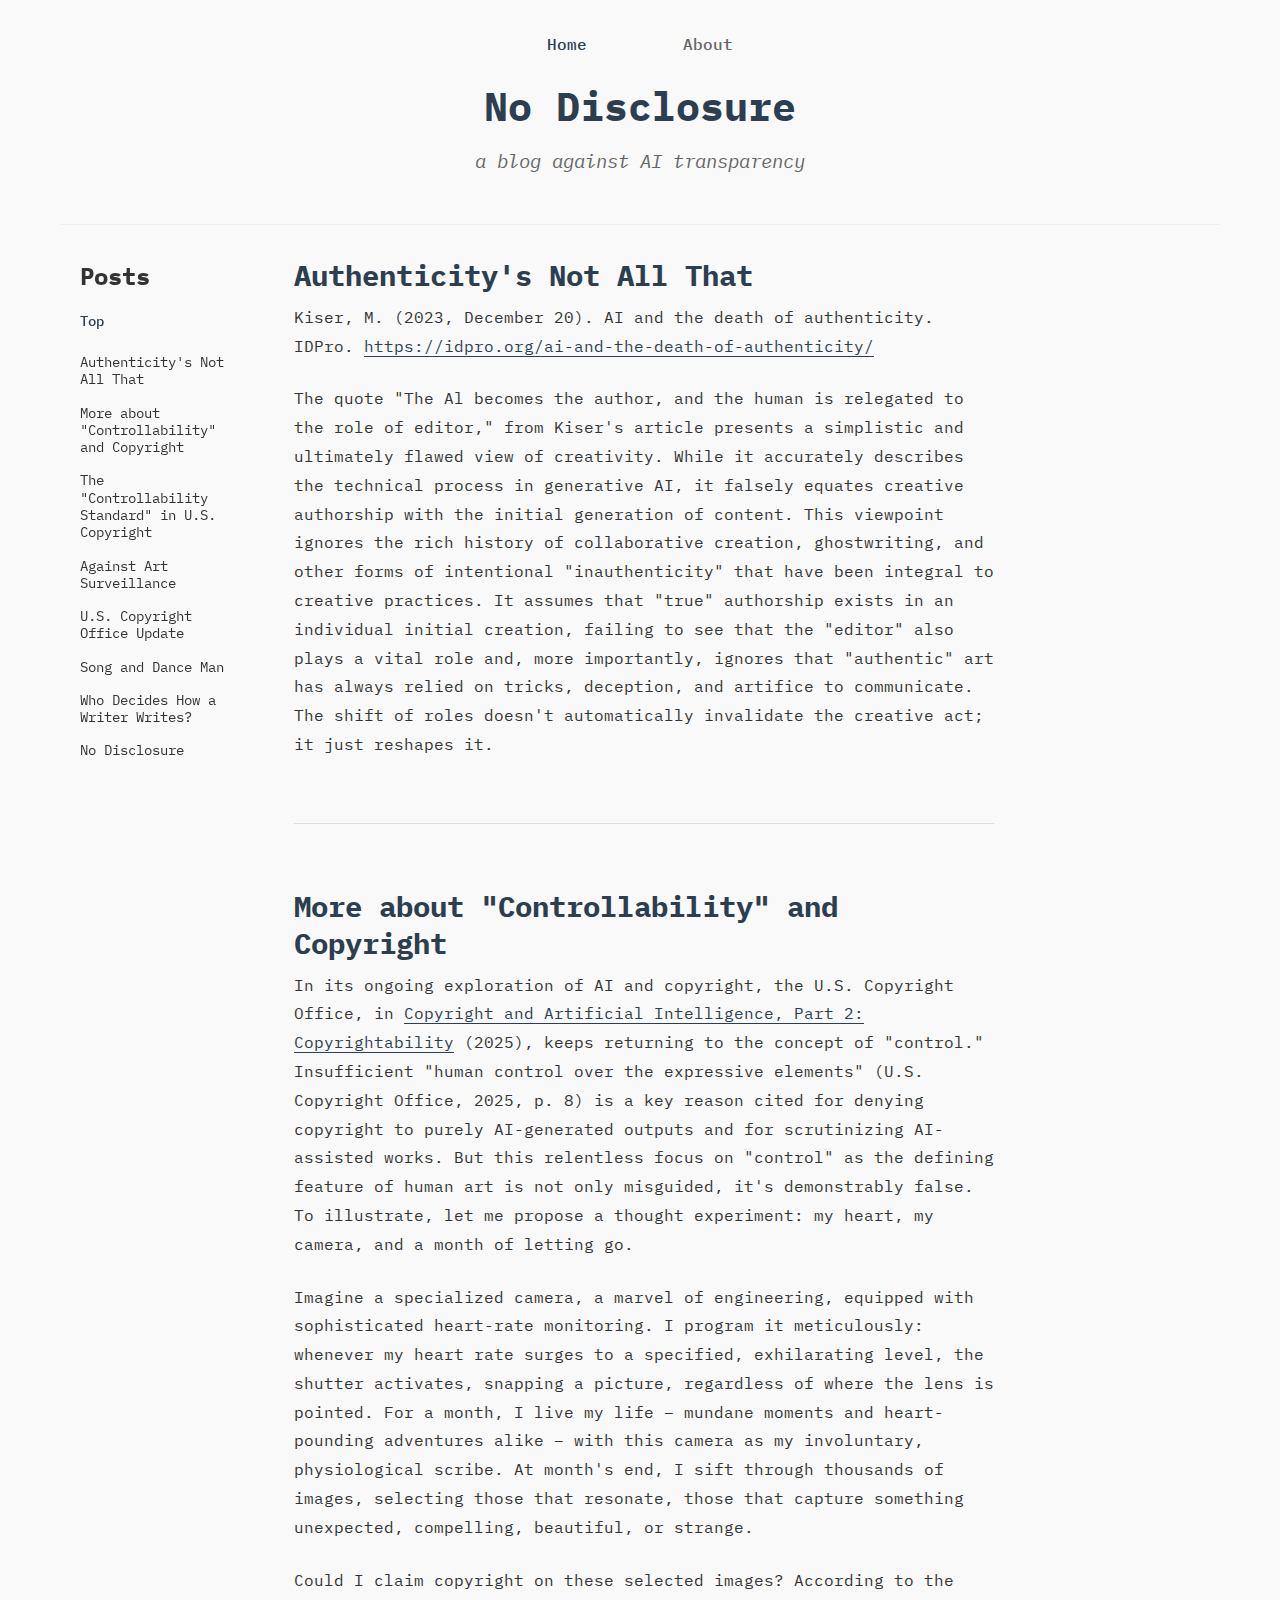
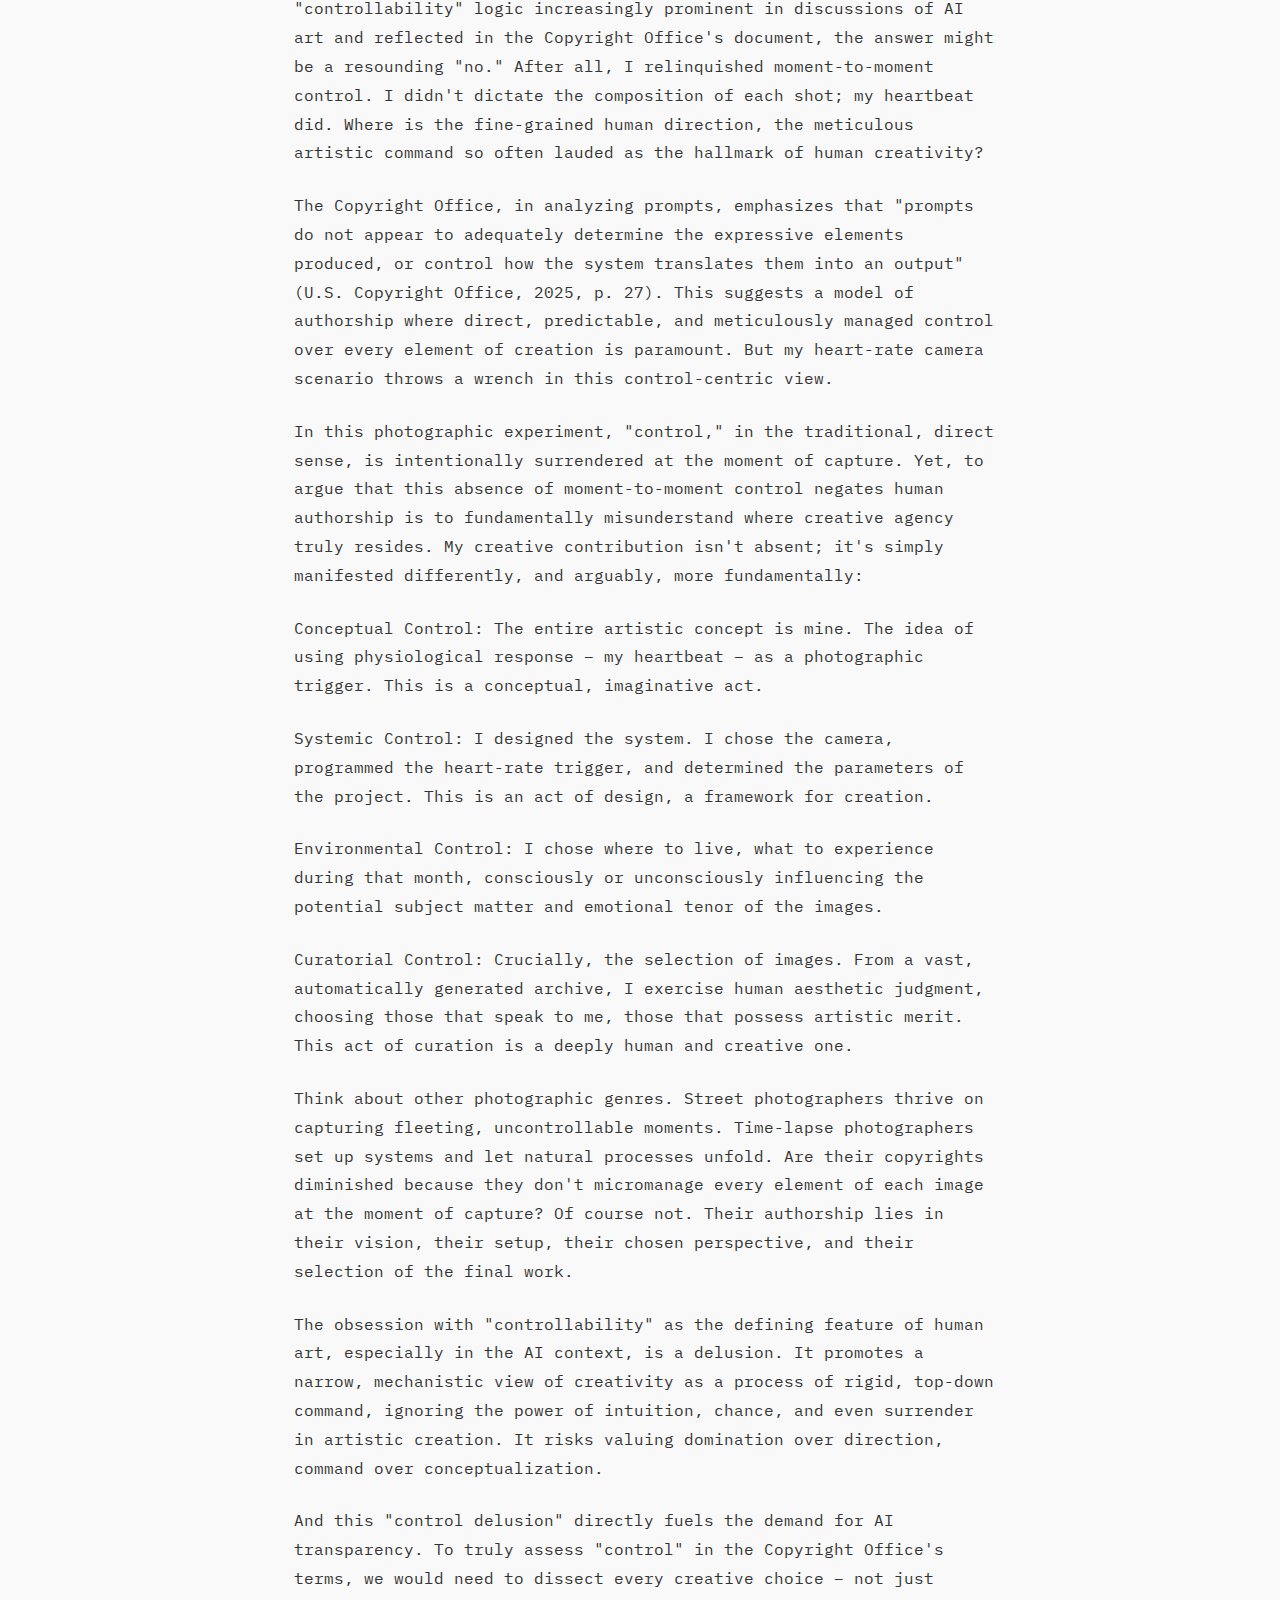
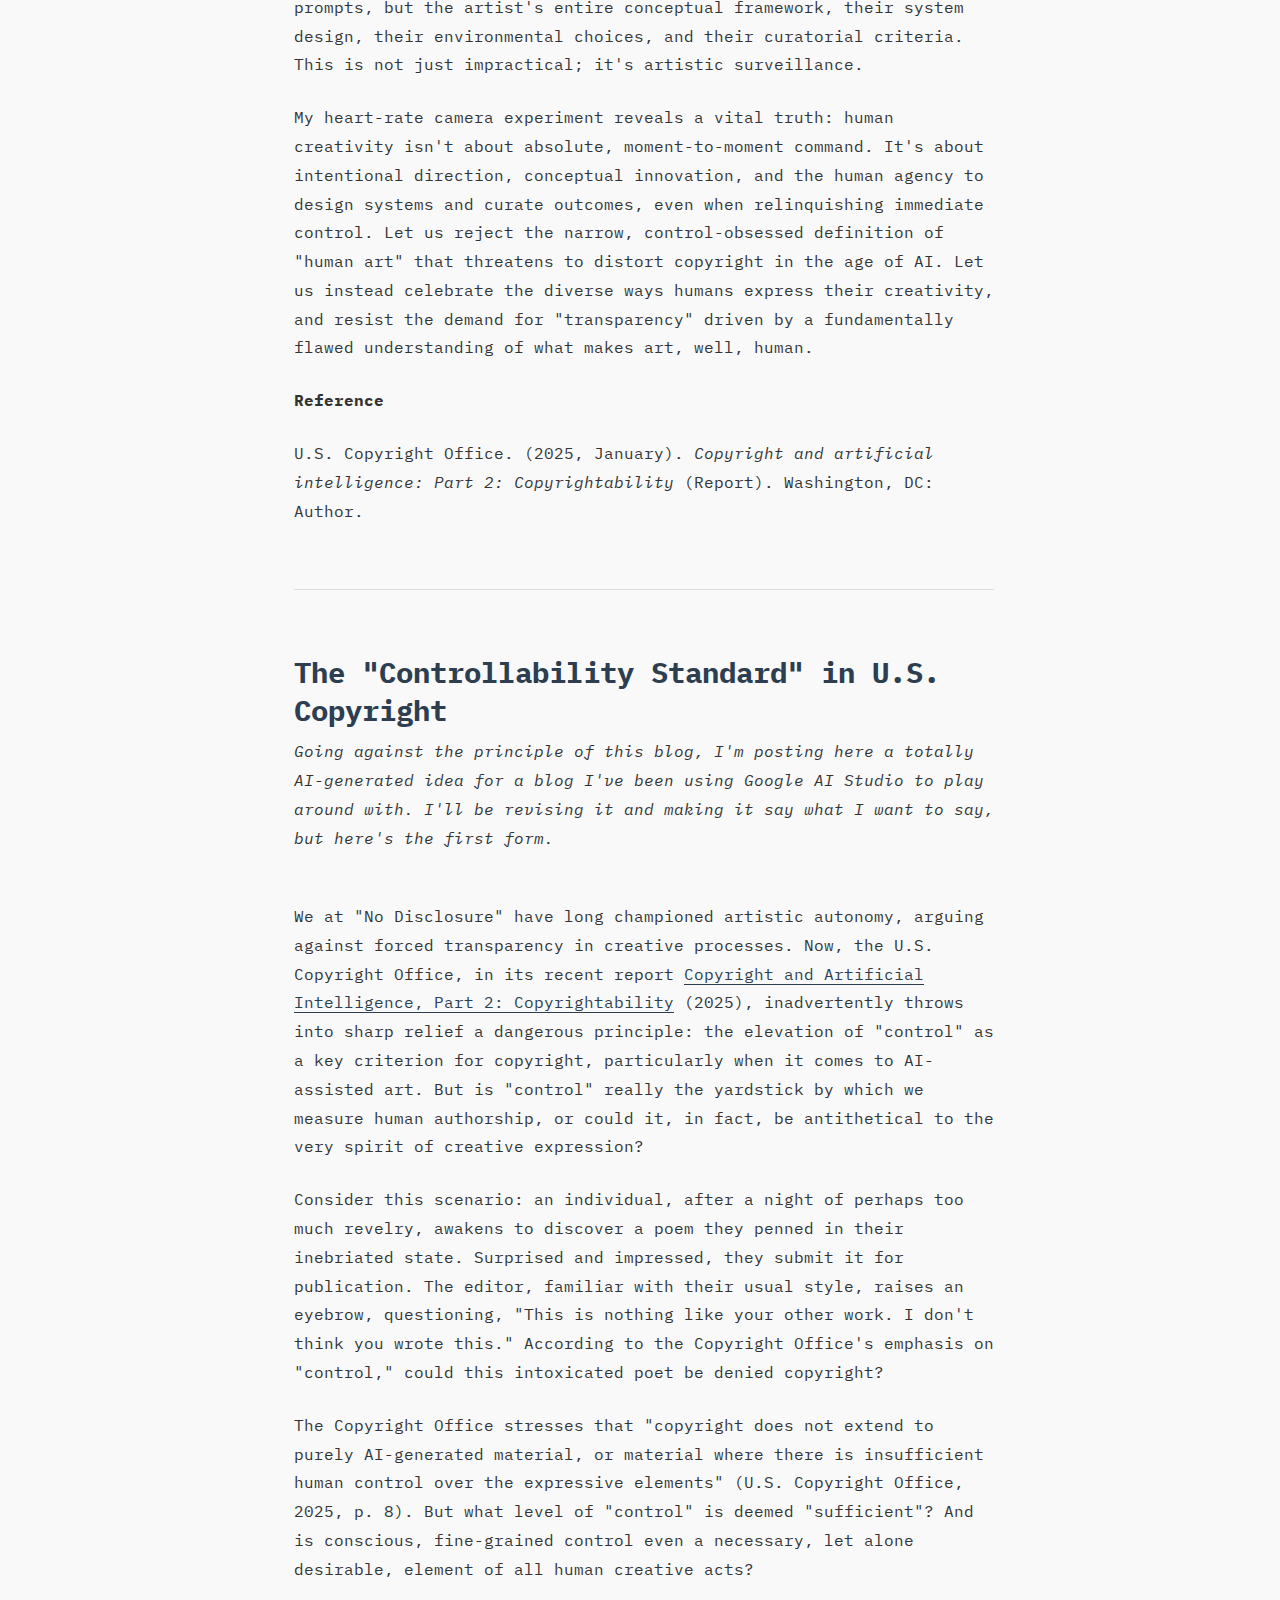
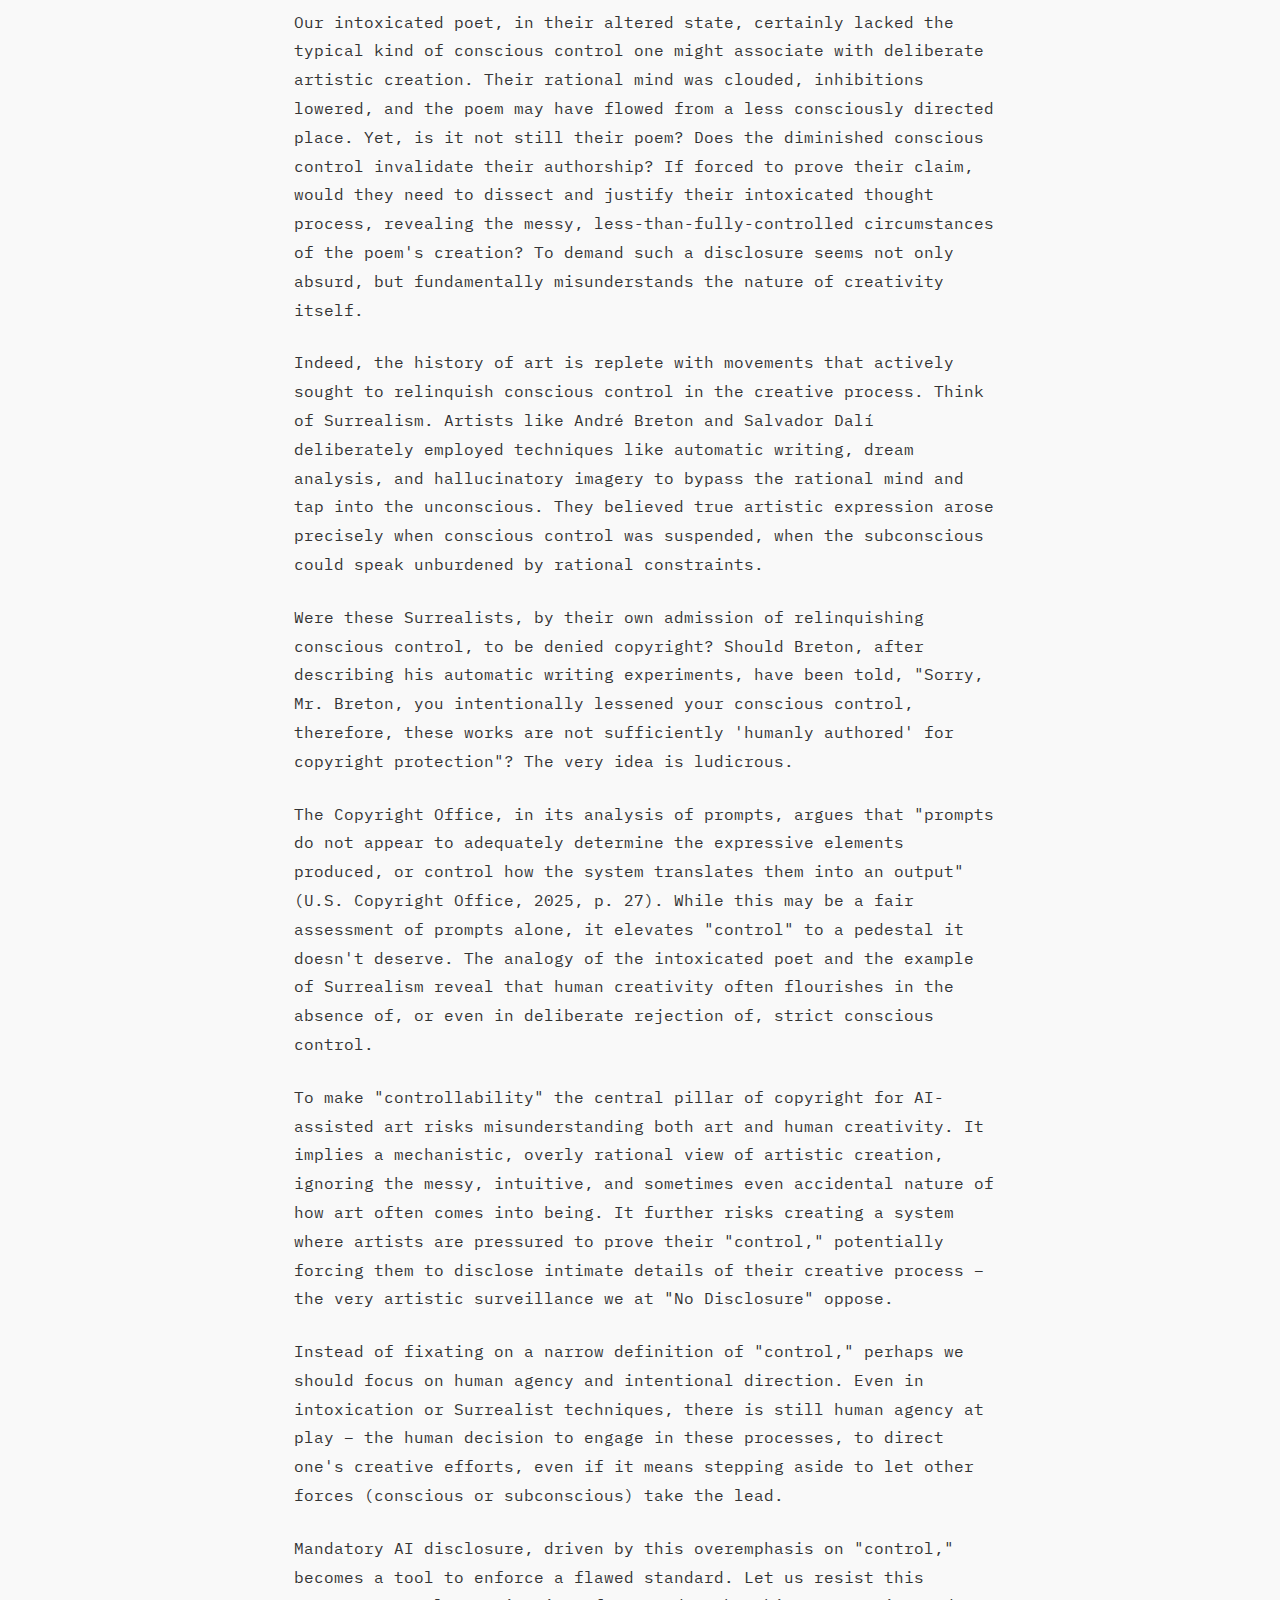
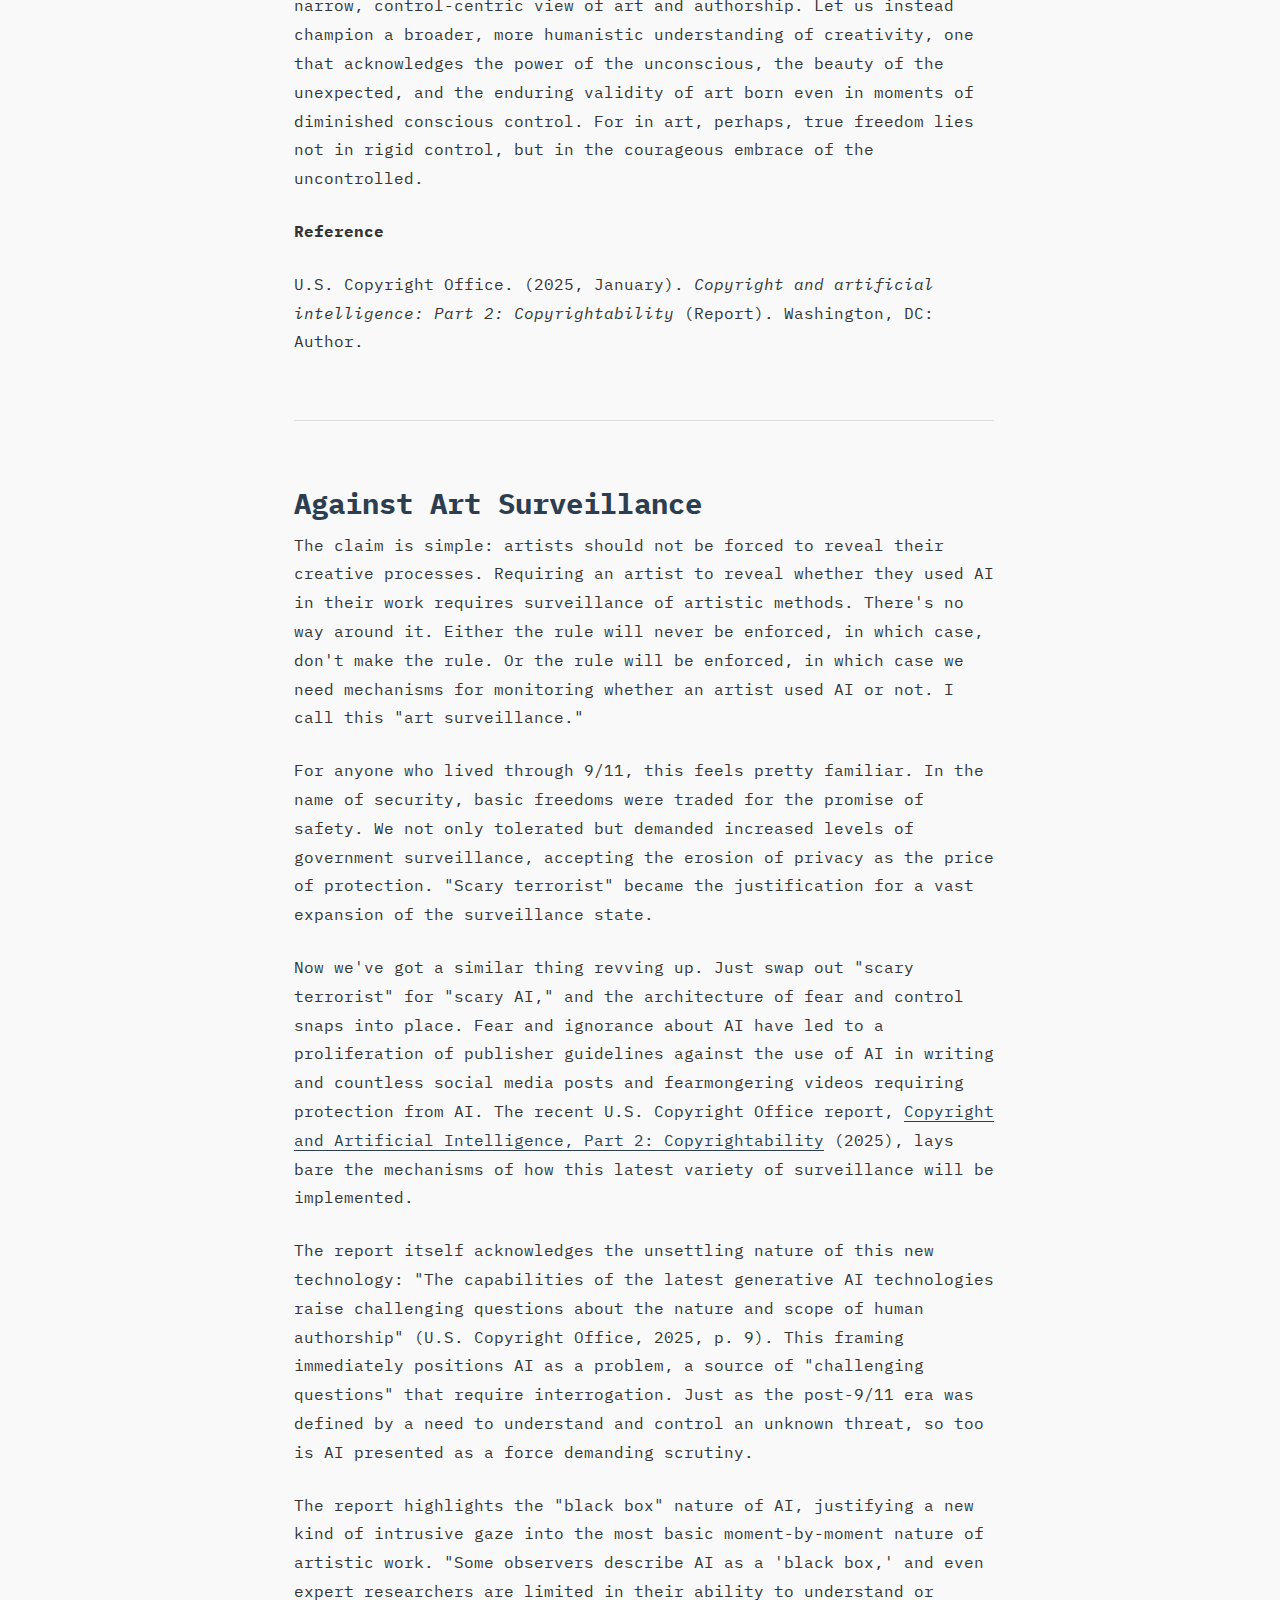
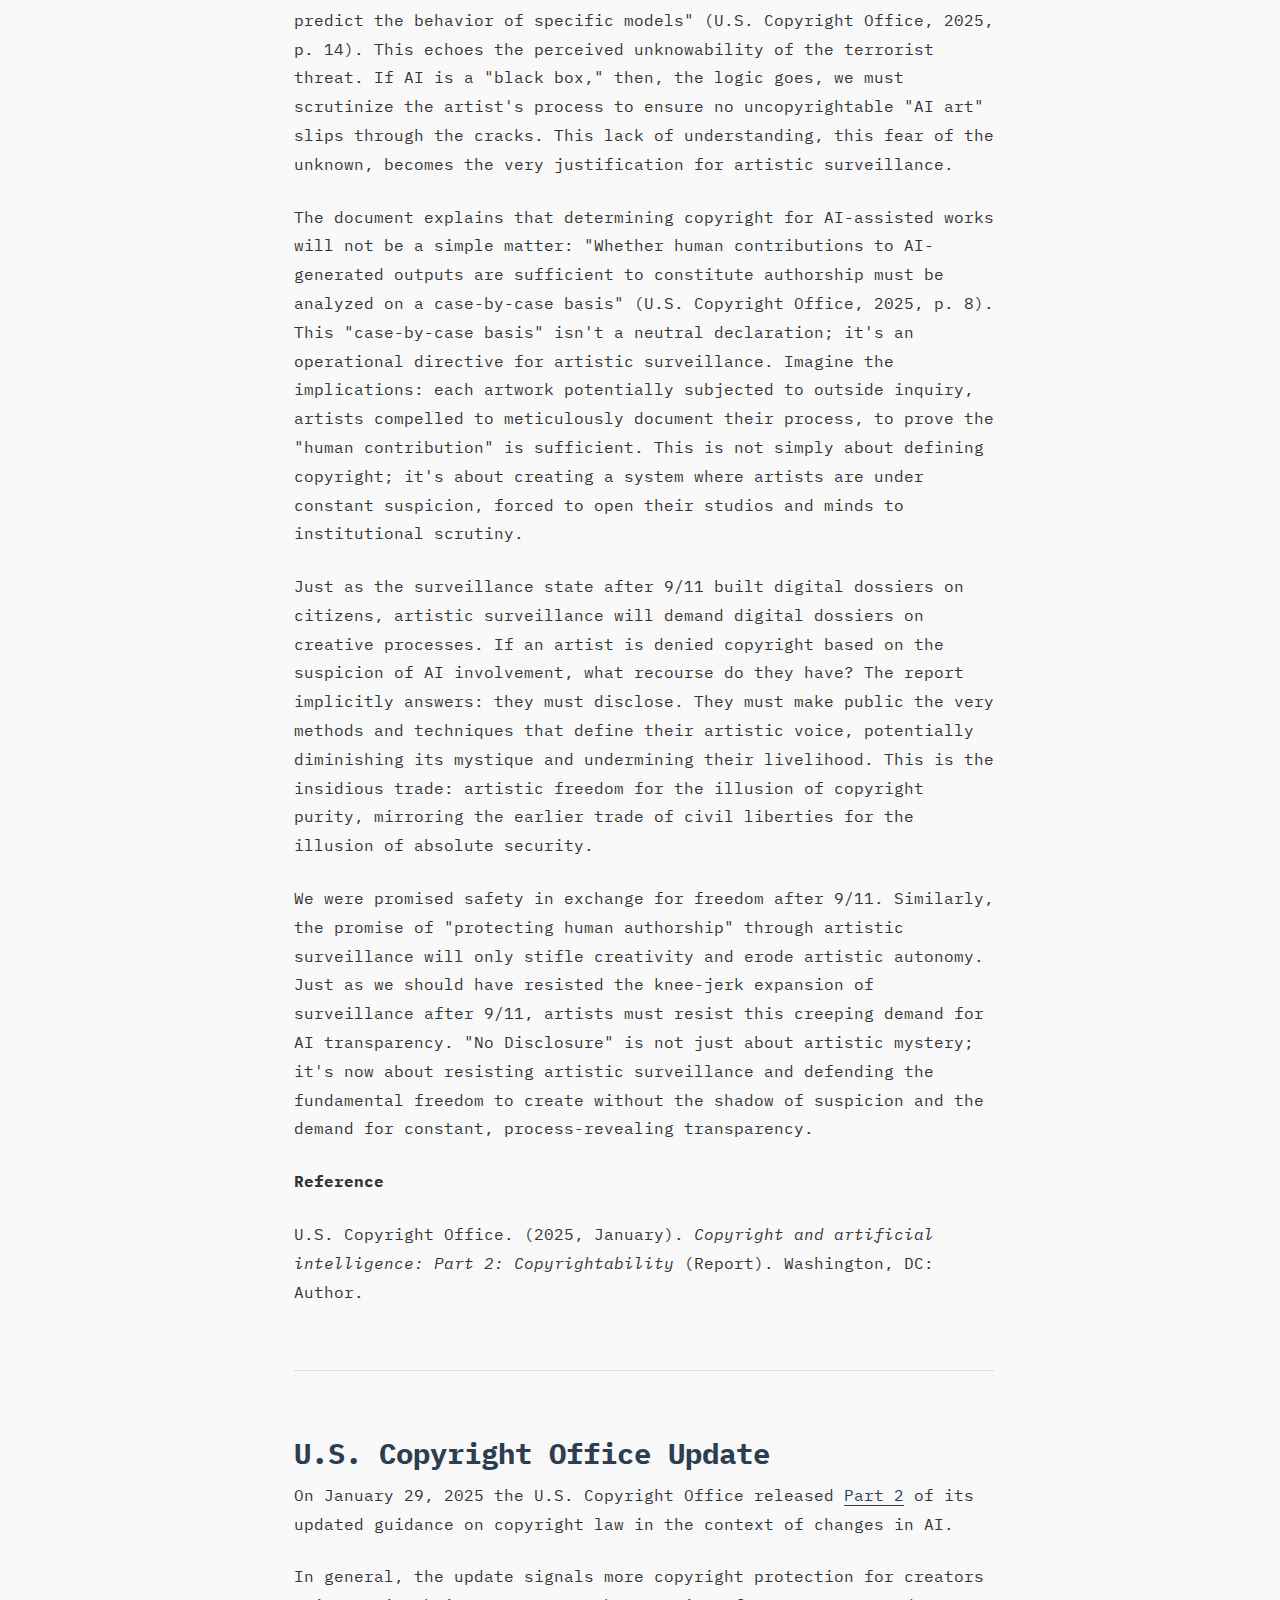
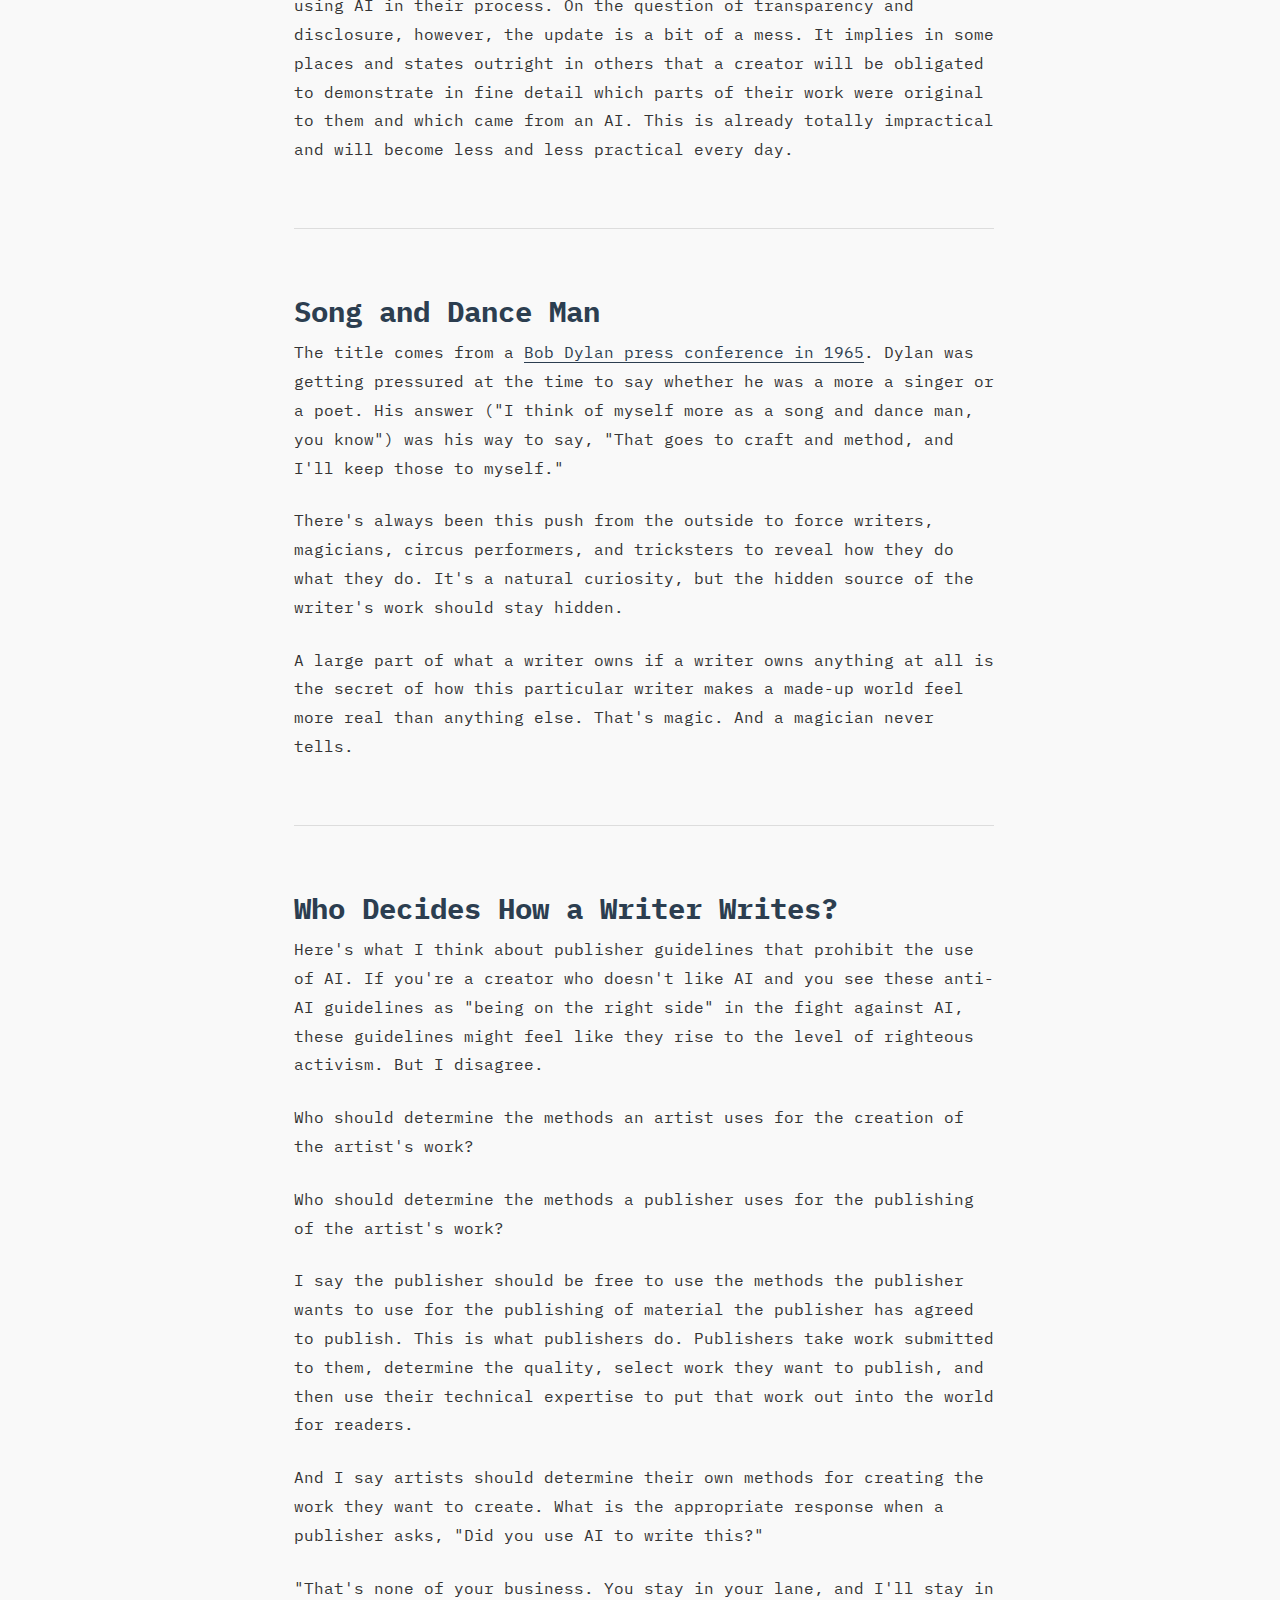
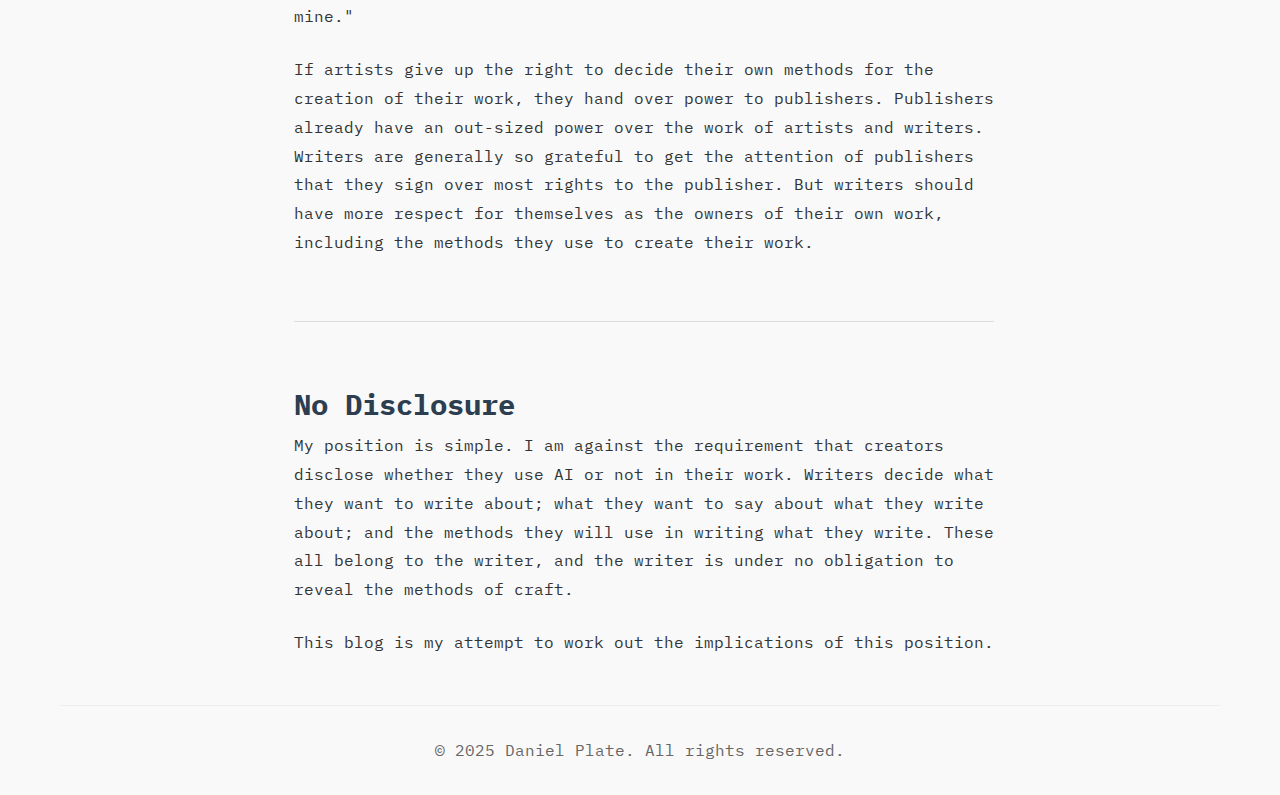
<file: index.html>
<!DOCTYPE html>
<html lang="en">
<head>
    <meta charset="UTF-8">
    <meta name="viewport" content="width=device-width, initial-scale=1.0">
    <title>My Blog</title>
    <link rel="preconnect" href="https://fonts.googleapis.com">
    <link rel="preconnect" href="https://fonts.gstatic.com" crossorigin>
    <link href="https://fonts.googleapis.com/css2?family=IBM+Plex+Mono:ital,wght@0,400;0,500;0,600;1,400&display=swap" rel="stylesheet">
    <link rel="stylesheet" href="styles.css">
</head>
<body>
    <header id="top">
        <nav>
            <ul>
                <li><a href="index.html" class="active">Home</a></li>
                <li><a href="about.html">About</a></li>
            </ul>
        </nav>
        <h1>No Disclosure</h1>
        <p class="subtitle">a blog against AI transparency</p>
    </header>

    <div class="content-wrapper">
        <aside class="table-of-contents">
            <h2>Posts</h2>
            <nav class="post-navigation">
                <ul>
                    <li><a href="#top">Top</a></li>
                    <li><a href="#post-8">Authenticity's Not All That</a></li>
                    <li><a href="#post-7">More about "Controllability" and Copyright</a></li>
                    <li><a href="#post-6">The "Controllability Standard" in U.S. Copyright</a></li>
                    <li><a href="#post-5">Against Art Surveillance</a></li>
                    <li><a href="#post-4">U.S. Copyright Office Update</a></li>
                    <li><a href="#post-3">Song and Dance Man</a></li>
                    <li><a href="#post-2">Who Decides How a Writer Writes?</a></li>
                    <li><a href="#post-1">No Disclosure</a></li>
                </ul>
            </nav>
        </aside>

        <main>
            <article id="post-8" class="blog-post">
                <h2>Authenticity's Not All That</h2>
                <p>Kiser, M. (2023, December 20). AI and the death of authenticity. IDPro. <a href="https://idpro.org/ai-and-the-death-of-authenticity/">https://idpro.org/ai-and-the-death-of-authenticity/</a></p>
                <p>The quote "The Al becomes the author, and the human is relegated to the role of editor," from Kiser's article presents a simplistic and ultimately flawed view of creativity. While it accurately describes the technical process in generative AI, it falsely equates creative authorship with the initial generation of content. This viewpoint ignores the rich history of collaborative creation, ghostwriting, and other forms of intentional "inauthenticity" that have been integral to creative practices. It assumes that "true" authorship exists in an individual initial creation, failing to see that the "editor" also plays a vital role and, more importantly, ignores that "authentic" art has always relied on tricks, deception, and artifice to communicate. The shift of roles doesn't automatically invalidate the creative act; it just reshapes it.</p>
            </article>

            <article id="post-7" class="blog-post">
                <h2>More about "Controllability" and Copyright</h2>
                <p>In its ongoing exploration of AI and copyright, the U.S. Copyright Office, in <a href="https://www.copyright.gov/ai/Copyright-and-Artificial-Intelligence-Part-2-Copyrightability-Report.pdf">Copyright and Artificial Intelligence, Part 2: Copyrightability</a> (2025), keeps returning to the concept of "control." Insufficient "human control over the expressive elements" (U.S. Copyright Office, 2025, p. 8) is a key reason cited for denying copyright to purely AI-generated outputs and for scrutinizing AI-assisted works. But this relentless focus on "control" as the defining feature of human art is not only misguided, it's demonstrably false. To illustrate, let me propose a thought experiment: my heart, my camera, and a month of letting go.</p>
                <p>Imagine a specialized camera, a marvel of engineering, equipped with sophisticated heart-rate monitoring. I program it meticulously: whenever my heart rate surges to a specified, exhilarating level, the shutter activates, snapping a picture, regardless of where the lens is pointed. For a month, I live my life – mundane moments and heart-pounding adventures alike – with this camera as my involuntary, physiological scribe. At month's end, I sift through thousands of images, selecting those that resonate, those that capture something unexpected, compelling, beautiful, or strange.</p>
                <p>Could I claim copyright on these selected images? According to the "controllability" logic increasingly prominent in discussions of AI art and reflected in the Copyright Office's document, the answer might be a resounding "no." After all, I relinquished moment-to-moment control. I didn't dictate the composition of each shot; my heartbeat did. Where is the fine-grained human direction, the meticulous artistic command so often lauded as the hallmark of human creativity?</p>
                <p>The Copyright Office, in analyzing prompts, emphasizes that "prompts do not appear to adequately determine the expressive elements produced, or control how the system translates them into an output" (U.S. Copyright Office, 2025, p. 27). This suggests a model of authorship where direct, predictable, and meticulously managed control over every element of creation is paramount. But my heart-rate camera scenario throws a wrench in this control-centric view.</p>
                <p>In this photographic experiment, "control," in the traditional, direct sense, is intentionally surrendered at the moment of capture. Yet, to argue that this absence of moment-to-moment control negates human authorship is to fundamentally misunderstand where creative agency truly resides. My creative contribution isn't absent; it's simply manifested differently, and arguably, more fundamentally:</p>
                <p>Conceptual Control: The entire artistic concept is mine. The idea of using physiological response – my heartbeat – as a photographic trigger. This is a conceptual, imaginative act.</p>
                <p>Systemic Control: I designed the system. I chose the camera, programmed the heart-rate trigger, and determined the parameters of the project. This is an act of design, a framework for creation.</p>
                <p>Environmental Control: I chose where to live, what to experience during that month, consciously or unconsciously influencing the potential subject matter and emotional tenor of the images.</p>
                <p>Curatorial Control: Crucially, the selection of images. From a vast, automatically generated archive, I exercise human aesthetic judgment, choosing those that speak to me, those that possess artistic merit. This act of curation is a deeply human and creative one.</p>
                <p>Think about other photographic genres. Street photographers thrive on capturing fleeting, uncontrollable moments. Time-lapse photographers set up systems and let natural processes unfold. Are their copyrights diminished because they don't micromanage every element of each image at the moment of capture? Of course not. Their authorship lies in their vision, their setup, their chosen perspective, and their selection of the final work.</p>
                <p>The obsession with "controllability" as the defining feature of human art, especially in the AI context, is a delusion. It promotes a narrow, mechanistic view of creativity as a process of rigid, top-down command, ignoring the power of intuition, chance, and even surrender in artistic creation. It risks valuing domination over direction, command over conceptualization.</p>
                <p>And this "control delusion" directly fuels the demand for AI transparency. To truly assess "control" in the Copyright Office's terms, we would need to dissect every creative choice – not just prompts, but the artist's entire conceptual framework, their system design, their environmental choices, and their curatorial criteria. This is not just impractical; it's artistic surveillance.</p>
                <p>My heart-rate camera experiment reveals a vital truth: human creativity isn't about absolute, moment-to-moment command. It's about intentional direction, conceptual innovation, and the human agency to design systems and curate outcomes, even when relinquishing immediate control. Let us reject the narrow, control-obsessed definition of "human art" that threatens to distort copyright in the age of AI. Let us instead celebrate the diverse ways humans express their creativity, and resist the demand for "transparency" driven by a fundamentally flawed understanding of what makes art, well, human.</p>
                <div class="reference">
                    <p><strong>Reference</strong></p>
                    <p>U.S. Copyright Office. (2025, January). <em>Copyright and artificial intelligence: Part 2: Copyrightability</em> (Report). Washington, DC: Author.</p>
                </div>
            </article>

            <article id="post-6" class="blog-post">
                <h2>The "Controllability Standard" in U.S. Copyright</h2>
                <p><em>Going against the principle of this blog, I'm posting here a totally AI-generated idea for a blog I've been using Google AI Studio to play around with. I'll be revising it and making it say what I want to say, but here's the first form.</em></p>
                <br>
                <p>We at "No Disclosure" have long championed artistic autonomy, arguing against forced transparency in creative processes. Now, the U.S. Copyright Office, in its recent report <a href="https://www.copyright.gov/ai/Copyright-and-Artificial-Intelligence-Part-2-Copyrightability-Report.pdf">Copyright and Artificial Intelligence, Part 2: Copyrightability</a> (2025), inadvertently throws into sharp relief a dangerous principle: the elevation of "control" as a key criterion for copyright, particularly when it comes to AI-assisted art. But is "control" really the yardstick by which we measure human authorship, or could it, in fact, be antithetical to the very spirit of creative expression?</p>
                <p>Consider this scenario: an individual, after a night of perhaps too much revelry, awakens to discover a poem they penned in their inebriated state. Surprised and impressed, they submit it for publication. The editor, familiar with their usual style, raises an eyebrow, questioning, "This is nothing like your other work. I don't think you wrote this." According to the Copyright Office's emphasis on "control," could this intoxicated poet be denied copyright?</p>
                <p>The Copyright Office stresses that "copyright does not extend to purely AI-generated material, or material where there is insufficient human control over the expressive elements" (U.S. Copyright Office, 2025, p. 8). But what level of "control" is deemed "sufficient"? And is conscious, fine-grained control even a necessary, let alone desirable, element of all human creative acts?</p>
                <p>Our intoxicated poet, in their altered state, certainly lacked the typical kind of conscious control one might associate with deliberate artistic creation. Their rational mind was clouded, inhibitions lowered, and the poem may have flowed from a less consciously directed place. Yet, is it not still their poem? Does the diminished conscious control invalidate their authorship? If forced to prove their claim, would they need to dissect and justify their intoxicated thought process, revealing the messy, less-than-fully-controlled circumstances of the poem's creation? To demand such a disclosure seems not only absurd, but fundamentally misunderstands the nature of creativity itself.</p>
                <p>Indeed, the history of art is replete with movements that actively sought to relinquish conscious control in the creative process. Think of Surrealism. Artists like André Breton and Salvador Dalí deliberately employed techniques like automatic writing, dream analysis, and hallucinatory imagery to bypass the rational mind and tap into the unconscious. They believed true artistic expression arose precisely when conscious control was suspended, when the subconscious could speak unburdened by rational constraints.</p>
                <p>Were these Surrealists, by their own admission of relinquishing conscious control, to be denied copyright? Should Breton, after describing his automatic writing experiments, have been told, "Sorry, Mr. Breton, you intentionally lessened your conscious control, therefore, these works are not sufficiently 'humanly authored' for copyright protection"? The very idea is ludicrous.</p>
                <p>The Copyright Office, in its analysis of prompts, argues that "prompts do not appear to adequately determine the expressive elements produced, or control how the system translates them into an output" (U.S. Copyright Office, 2025, p. 27). While this may be a fair assessment of prompts alone, it elevates "control" to a pedestal it doesn't deserve. The analogy of the intoxicated poet and the example of Surrealism reveal that human creativity often flourishes in the absence of, or even in deliberate rejection of, strict conscious control.</p>
                <p>To make "controllability" the central pillar of copyright for AI-assisted art risks misunderstanding both art and human creativity. It implies a mechanistic, overly rational view of artistic creation, ignoring the messy, intuitive, and sometimes even accidental nature of how art often comes into being. It further risks creating a system where artists are pressured to prove their "control," potentially forcing them to disclose intimate details of their creative process – the very artistic surveillance we at "No Disclosure" oppose.</p>
                <p>Instead of fixating on a narrow definition of "control," perhaps we should focus on human agency and intentional direction. Even in intoxication or Surrealist techniques, there is still human agency at play – the human decision to engage in these processes, to direct one's creative efforts, even if it means stepping aside to let other forces (conscious or subconscious) take the lead.</p>
                <p>Mandatory AI disclosure, driven by this overemphasis on "control," becomes a tool to enforce a flawed standard. Let us resist this narrow, control-centric view of art and authorship. Let us instead champion a broader, more humanistic understanding of creativity, one that acknowledges the power of the unconscious, the beauty of the unexpected, and the enduring validity of art born even in moments of diminished conscious control. For in art, perhaps, true freedom lies not in rigid control, but in the courageous embrace of the uncontrolled.</p>
                <div class="reference">
                    <p><strong>Reference</strong></p>
                    <p>U.S. Copyright Office. (2025, January). <em>Copyright and artificial intelligence: Part 2: Copyrightability</em> (Report). Washington, DC: Author.</p>
                </div>
            </article>

            <article id="post-5" class="blog-post">
                <h2>Against Art Surveillance</h2>
                <p>The claim is simple: artists should not be forced to reveal their creative processes. Requiring an artist to reveal whether they used AI in their work requires surveillance of artistic methods. There's no way around it. Either the rule will never be enforced, in which case, don't make the rule. Or the rule will be enforced, in which case we need mechanisms for monitoring whether an artist used AI or not. I call this "art surveillance."</p>
                <p>For anyone who lived through 9/11, this feels pretty familiar. In the name of security, basic freedoms were traded for the promise of safety. We not only tolerated but demanded increased levels of government surveillance, accepting the erosion of privacy as the price of protection. "Scary terrorist" became the justification for a vast expansion of the surveillance state.</p>
                <p>Now we've got a similar thing revving up. Just swap out "scary terrorist" for "scary AI," and the architecture of fear and control snaps into place. Fear and ignorance about AI have led to a proliferation of publisher guidelines against the use of AI in writing and countless social media posts and fearmongering videos requiring protection from AI. The recent U.S. Copyright Office report, <a href="https://www.copyright.gov/ai/Copyright-and-Artificial-Intelligence-Part-2-Copyrightability-Report.pdf">Copyright and Artificial Intelligence, Part 2: Copyrightability</a> (2025), lays bare the mechanisms of how this latest variety of surveillance will be implemented.</p>
                <p>The report itself acknowledges the unsettling nature of this new technology: "The capabilities of the latest generative AI technologies raise challenging questions about the nature and scope of human authorship" (U.S. Copyright Office, 2025, p. 9). This framing immediately positions AI as a problem, a source of "challenging questions" that require interrogation. Just as the post-9/11 era was defined by a need to understand and control an unknown threat, so too is AI presented as a force demanding scrutiny.</p>
                <p>The report highlights the "black box" nature of AI, justifying a new kind of intrusive gaze into the most basic moment-by-moment nature of artistic work. "Some observers describe AI as a 'black box,' and even expert researchers are limited in their ability to understand or predict the behavior of specific models" (U.S. Copyright Office, 2025, p. 14). This echoes the perceived unknowability of the terrorist threat. If AI is a "black box," then, the logic goes, we must scrutinize the artist's process to ensure no uncopyrightable "AI art" slips through the cracks. This lack of understanding, this fear of the unknown, becomes the very justification for artistic surveillance.</p>
                <p>The document explains that determining copyright for AI-assisted works will not be a simple matter: "Whether human contributions to AI-generated outputs are sufficient to constitute authorship must be analyzed on a case-by-case basis" (U.S. Copyright Office, 2025, p. 8). This "case-by-case basis" isn't a neutral declaration; it's an operational directive for artistic surveillance. Imagine the implications: each artwork potentially subjected to outside inquiry, artists compelled to meticulously document their process, to prove the "human contribution" is sufficient. This is not simply about defining copyright; it's about creating a system where artists are under constant suspicion, forced to open their studios and minds to institutional scrutiny.</p>
                <p>Just as the surveillance state after 9/11 built digital dossiers on citizens, artistic surveillance will demand digital dossiers on creative processes. If an artist is denied copyright based on the suspicion of AI involvement, what recourse do they have? The report implicitly answers: they must disclose. They must make public the very methods and techniques that define their artistic voice, potentially diminishing its mystique and undermining their livelihood. This is the insidious trade: artistic freedom for the illusion of copyright purity, mirroring the earlier trade of civil liberties for the illusion of absolute security.</p>
                <p>We were promised safety in exchange for freedom after 9/11. Similarly, the promise of "protecting human authorship" through artistic surveillance will only stifle creativity and erode artistic autonomy. Just as we should have resisted the knee-jerk expansion of surveillance after 9/11, artists must resist this creeping demand for AI transparency. "No Disclosure" is not just about artistic mystery; it's now about resisting artistic surveillance and defending the fundamental freedom to create without the shadow of suspicion and the demand for constant, process-revealing transparency.</p>
                <div class="reference">
                    <p><strong>Reference</strong></p>
                    <p>U.S. Copyright Office. (2025, January). <em>Copyright and artificial intelligence: Part 2: Copyrightability</em> (Report). Washington, DC: Author.</p>
                </div>
            </article>

            <article id="post-4" class="blog-post">
                <h2>U.S. Copyright Office Update</h2>
                <p>On January 29, 2025 the U.S. Copyright Office released <a href="https://www.copyright.gov/ai/Copyright-and-Artificial-Intelligence-Part-2-Copyrightability-Report.pdf">Part 2</a> of its updated guidance on copyright law in the context of changes in AI.</p>
                <p>In general, the update signals more copyright protection for creators using AI in their process. On the question of transparency and disclosure, however, the update is a bit of a mess. It implies in some places and states outright in others that a creator will be obligated to demonstrate in fine detail which parts of their work were original to them and which came from an AI. This is already totally impractical and will become less and less practical every day.</p>
            </article>

            <article id="post-3" class="blog-post">
                <h2>Song and Dance Man</h2>
                <p>The title comes from a <a href="https://www.youtube.com/shorts/rXCK7TJ9_bM">Bob Dylan press conference in 1965</a>. Dylan was getting pressured at the time to say whether he was a more a singer or a poet. His answer ("I think of myself more as a song and dance man, you know") was his way to say, "That goes to craft and method, and I'll keep those to myself."</p>
                <p>There's always been this push from the outside to force writers, magicians, circus performers, and tricksters to reveal how they do what they do. It's a natural curiosity, but the hidden source of the writer's work should stay hidden.</p>
                <p>A large part of what a writer owns if a writer owns anything at all is the secret of how this particular writer makes a made-up world feel more real than anything else. That's magic. And a magician never tells.</p>
            </article>

            <article id="post-2" class="blog-post">
                <h2>Who Decides How a Writer Writes?</h2>
                <p>Here's what I think about publisher guidelines that prohibit the use of AI. If you're a creator who doesn't like AI and you see these anti-AI guidelines as "being on the right side" in the fight against AI, these guidelines might feel like they rise to the level of righteous activism. But I disagree.</p>
                <p>Who should determine the methods an artist uses for the creation of the artist's work?</p>
                <p>Who should determine the methods a publisher uses for the publishing of the artist's work?</p>
                <p>I say the publisher should be free to use the methods the publisher wants to use for the publishing of material the publisher has agreed to publish. This is what publishers do. Publishers take work submitted to them, determine the quality, select work they want to publish, and then use their technical expertise to put that work out into the world for readers.</p>
                <p>And I say artists should determine their own methods for creating the work they want to create. What is the appropriate response when a publisher asks, "Did you use AI to write this?"</p>
                <p>"That's none of your business. You stay in your lane, and I'll stay in mine."</p>
                <p>If artists give up the right to decide their own methods for the creation of their work, they hand over power to publishers. Publishers already have an out-sized power over the work of artists and writers. Writers are generally so grateful to get the attention of publishers that they sign over most rights to the publisher. But writers should have more respect for themselves as the owners of their own work, including the methods they use to create their work.</p>
            </article>

            <article id="post-1" class="blog-post">
                <h2>No Disclosure</h2>
                <p>My position is simple. I am against the requirement that creators disclose whether they use AI or not in their work. Writers decide what they want to write about; what they want to say about what they write about; and the methods they will use in writing what they write. These all belong to the writer, and the writer is under no obligation to reveal the methods of craft.</p>
                <p>This blog is my attempt to work out the implications of this position.</p>
            </article>
        </main>
    </div>

    <footer>
        <p>&copy; 2025 Daniel Plate. All rights reserved.</p>
    </footer>
</body>
</html>
</file>
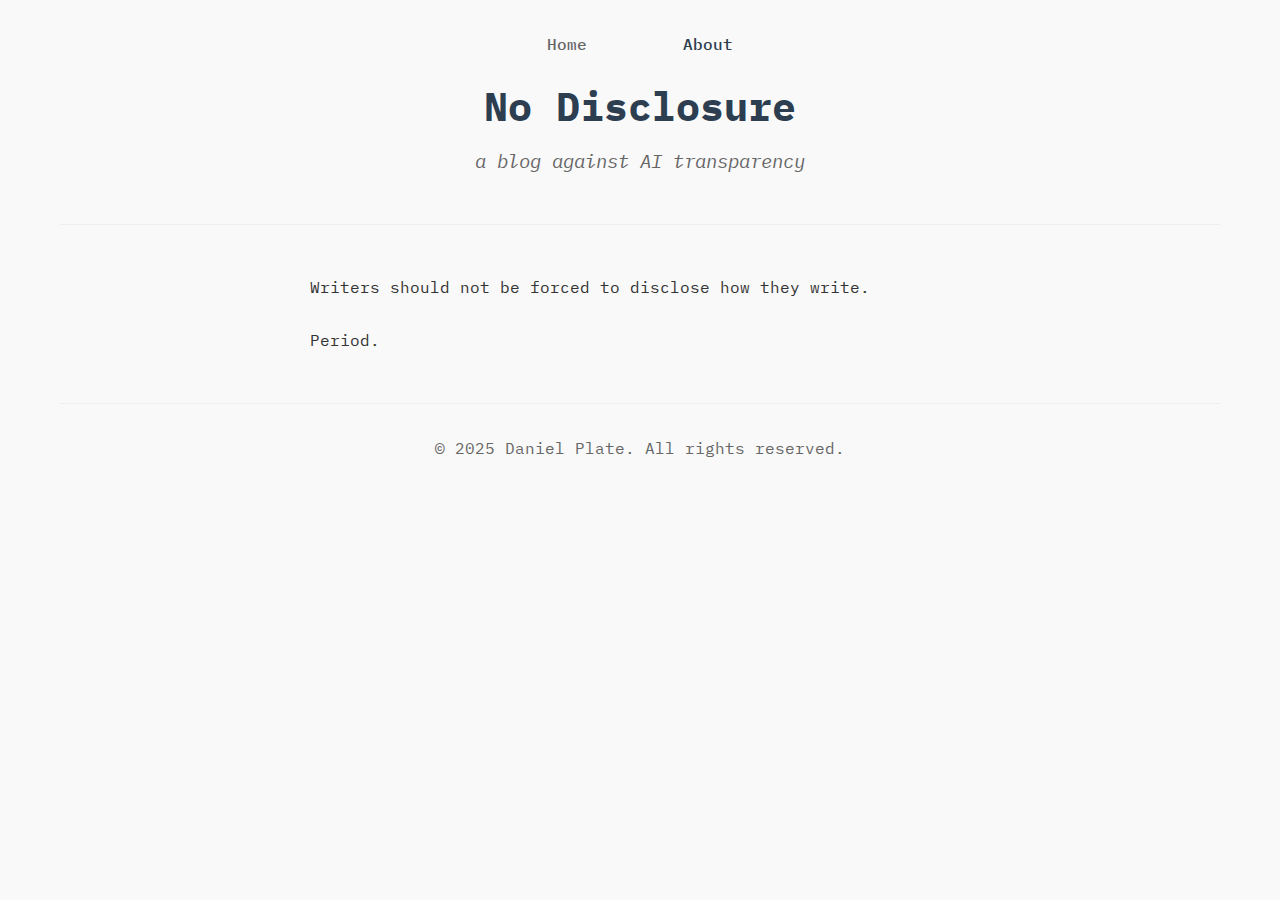
<file: about.html>
<!DOCTYPE html>
<html lang="en">
<head>
    <meta charset="UTF-8">
    <meta name="viewport" content="width=device-width, initial-scale=1.0">
    <title>About - No Disclosure</title>
    <link rel="preconnect" href="https://fonts.googleapis.com">
    <link rel="preconnect" href="https://fonts.gstatic.com" crossorigin>
    <link href="https://fonts.googleapis.com/css2?family=IBM+Plex+Mono:ital,wght@0,400;0,500;0,600;1,400&display=swap" rel="stylesheet">
    <link rel="stylesheet" href="styles.css">
</head>
<body>
    <header id="top">
        <nav>
            <ul>
                <li><a href="index.html">Home</a></li>
                <li><a href="about.html" class="active">About</a></li>
            </ul>
        </nav>
        <h1>No Disclosure</h1>
        <p class="subtitle">a blog against AI transparency</p>
    </header>

    <main class="about-content">
        <article>
            <p>Writers should not be forced to disclose how they write.</p>
            <p>Period.</p>
        </article>
    </main>

    <footer>
        <p>&copy; 2025 Daniel Plate. All rights reserved.</p>
    </footer>
</body>
</html>
</file>
<file: styles.css>
/* Reset and base styles */
* {
    margin: 0;
    padding: 0;
    box-sizing: border-box;
}

html {
    scroll-behavior: smooth;
}

body {
    font-family: 'IBM Plex Mono', monospace;
    line-height: 1.6;
    color: #333;
    max-width: 1200px;
    margin: 0 auto;
    padding: 0 20px;
    background-color: #f9f9f9;
}

/* Header styles */
header {
    padding: 2rem 0;
    text-align: center;
    border-bottom: 1px solid #eee;
    margin-bottom: 2rem;
}

header h1 {
    font-size: 2.5rem;
    color: #2c3e50;
    margin: 1rem 0 0.5rem;
}

.subtitle {
    font-size: 1.2rem;
    color: #666;
    margin-bottom: 1rem;
    font-style: italic;
}

/* Main Navigation in Header */
header nav ul {
    list-style: none;
    display: flex;
    justify-content: center;
    gap: 4rem;
    margin-bottom: 1rem;
}

header nav a {
    text-decoration: none;
    color: #666;
    font-weight: 500;
    padding: 0.5rem 1rem;
    transition: color 0.3s ease;
}

header nav a:hover,
header nav a.active {
    color: #2c3e50;
}

/* Content layout */
.content-wrapper {
    display: grid;
    grid-template-columns: 150px 1fr;
    gap: 4rem;
    max-width: 1200px;
    margin: 0 auto;
    padding: 0 20px;
}

/* Table of contents / Posts Navigation */
.table-of-contents {
    width: 150px;
    position: sticky;
    top: 2rem;
    align-self: start;
    height: fit-content;
}

.table-of-contents h2 {
    margin-bottom: 1rem;
}

.post-navigation ul {
    list-style: none;
    display: block;
    padding: 0;
    margin: 0;
}

.post-navigation li {
    margin-bottom: 1rem;
}

.post-navigation li:first-child {
    margin-bottom: 1.5rem;
}

.post-navigation li:first-child a {
    color: #2c3e50;
    font-weight: 500;
}

.post-navigation a {
    color: #333;
    text-decoration: none;
    font-size: 0.9rem;
    display: block;
    line-height: 1.2;
}

/* Main content */
main {
    max-width: 700px;
}

.blog-post {
    margin-bottom: 4rem;
    padding-bottom: 4rem;
    border-bottom: 1px solid #ddd;
}

.blog-post:last-child {
    border-bottom: none;
    margin-bottom: 0;
    padding-bottom: 0;
}

.blog-post h2 {
    color: #2c3e50;
    margin-bottom: 0.5rem;
    font-size: 1.8rem;
    line-height: 1.3;
}

.post-meta {
    color: #666;
    font-size: 0.9rem;
    margin-bottom: 2rem;
}

.blog-post p {
    margin-bottom: 1.5rem;
    line-height: 1.8;
}

.blog-post p:last-child {
    margin-bottom: 0;
}

.blog-post p a {
    color: #2c3e50;
    text-decoration: none;
    border-bottom: 1px solid #2c3e50;
    transition: border-color 0.3s ease;
}

.blog-post p a:hover {
    border-color: transparent;
}

.belief-list {
    margin: 1.5rem 0 2rem 1.5rem;
    list-style-type: none;
}

.belief-list li {
    margin-bottom: 1rem;
    position: relative;
    padding-left: 1.5rem;
    line-height: 1.6;
}

.belief-list li::before {
    content: "—";
    position: absolute;
    left: 0;
    color: #2c3e50;
}

/* About page */
.about-content {
    max-width: 700px;
    margin: 3rem auto;
    padding: 0 20px;
}

.about-content p {
    margin-bottom: 1.5rem;
    line-height: 1.8;
}

.about-content .belief-list {
    margin: 1.5rem 0 2rem 0;
}

/* Featured Image */
img.featured-image {
    max-width: 100%;
    height: auto;
    display: block;
    margin: 0 auto 20px;
}

/* Footer styles */
footer {
    text-align: center;
    padding: 2rem 0;
    margin-top: 3rem;
    border-top: 1px solid #eee;
    color: #666;
}

/* Responsive design */
@media (max-width: 768px) {
    body {
        padding: 0 15px;
    }
    
    header nav ul {
        flex-direction: column;
        align-items: center;
        gap: 1rem;
    }
    
    .blog-post {
        padding: 1.5rem;
    }
    
    .content-wrapper {
        grid-template-columns: 1fr;
    }
    
    .table-of-contents {
        margin-bottom: 2rem;
    }
}
</file>
